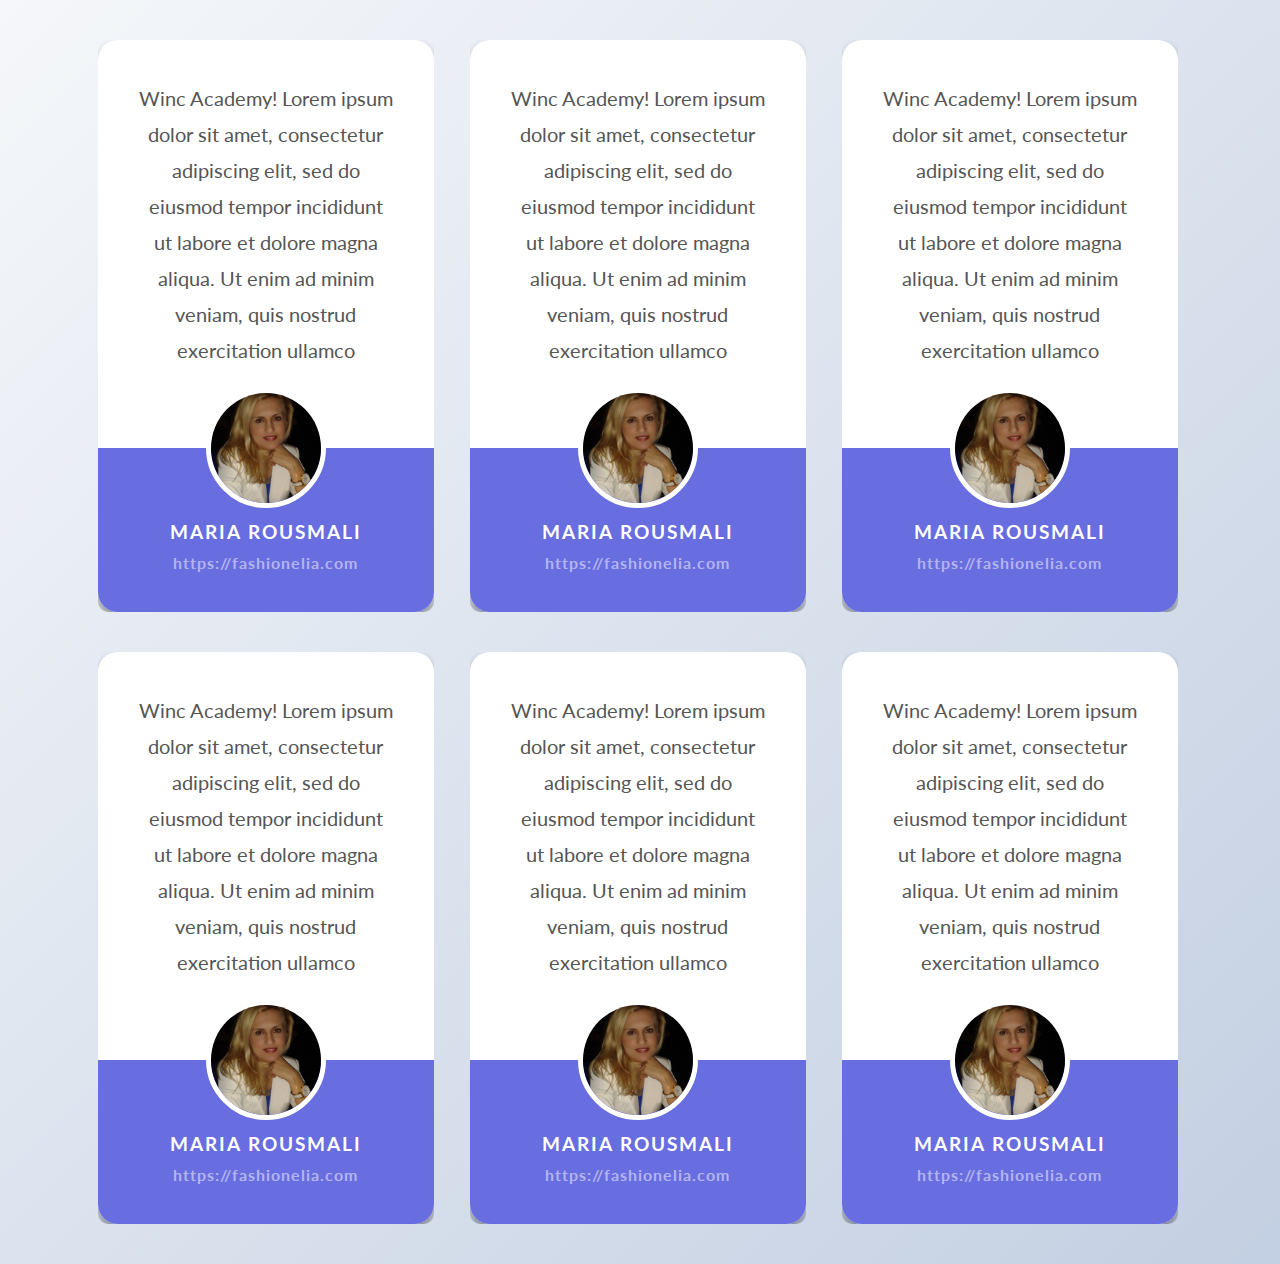
<file: portofolio-grid/index.html>
<!DOCTYPE html>
<html lang="en">
<head>
  <meta charset="UTF-8">
  <meta name="viewport" content="width=device-width, initial-scale=1.0">
  <meta http-equiv="X-UA-Compatible" content="ie=edge">
  <title>Document</title>
  <link rel="stylesheet" href="styles.css">
	<link rel="stylesheet" href="testimonialstyles.css" />
</head>
<body>
<div class="portfolio-container">

	<div class="portfolio-item">
		<div class="testimonial-container">
			<div class="testimonial">
				<div class="testimonial-body">
					<p>
						Winc Academy! Lorem ipsum dolor sit amet, consectetur adipiscing
						elit, sed do eiusmod tempor incididunt ut labore et dolore magna
						aliqua. Ut enim ad minim veniam, quis nostrud exercitation ullamco
					</p>
					<i class="fas fa-quote-right"></i>
				</div>
				<div class="testimonial-footer">
					<img
							src="profile.png"
							alt="user"
					/>
					<h3>Maria Rousmali</h3>
					<h4>https://fashionelia.com</h4>
				</div>
			</div>
			<div class="portfolio-content">
				<a href="https://fashionelia.com" target="_blank">Read More</a>
			</div>
		</div>

		<div class="portfolio-content">
			<a href="https://fashionelia.com" target="_blank">Read More</a>
		</div>
	</div>
	<div class="portfolio-item">
		<div class="testimonial-container">
			<div class="testimonial">
				<div class="testimonial-body">
					<p>
						Winc Academy! Lorem ipsum dolor sit amet, consectetur adipiscing
						elit, sed do eiusmod tempor incididunt ut labore et dolore magna
						aliqua. Ut enim ad minim veniam, quis nostrud exercitation ullamco
					</p>
					<i class="fas fa-quote-right"></i>
				</div>
				<div class="testimonial-footer">
					<img
							src="profile.png"
							alt="user"
					/>
					<h3>Maria Rousmali</h3>
					<h4>https://fashionelia.com</h4>
				</div>
			</div>
			<div class="portfolio-content">
				<a href="https://fashionelia.com" target="_blank">Read More</a>
			</div>
		</div>

		<div class="portfolio-content">
			<a href="https://fashionelia.com" target="_blank">Read More</a>
		</div>
	</div>
	<div class="portfolio-item">
		<div class="testimonial-container">
			<div class="testimonial">
				<div class="testimonial-body">
					<p>
						Winc Academy! Lorem ipsum dolor sit amet, consectetur adipiscing
						elit, sed do eiusmod tempor incididunt ut labore et dolore magna
						aliqua. Ut enim ad minim veniam, quis nostrud exercitation ullamco
					</p>
					<i class="fas fa-quote-right"></i>
				</div>
				<div class="testimonial-footer">
					<img
							src="profile.png"
							alt="user"
					/>
					<h3>Maria Rousmali</h3>
					<h4>https://fashionelia.com</h4>
				</div>
			</div>
			<div class="portfolio-content">
				<a href="https://fashionelia.com" target="_blank">Read More</a>
			</div>
		</div>

		<div class="portfolio-content">
			<a href="https://fashionelia.com" target="_blank">Read More</a>
		</div>
	</div>
	<div class="portfolio-item">
		<div class="testimonial-container">
			<div class="testimonial">
				<div class="testimonial-body">
					<p>
						Winc Academy! Lorem ipsum dolor sit amet, consectetur adipiscing
						elit, sed do eiusmod tempor incididunt ut labore et dolore magna
						aliqua. Ut enim ad minim veniam, quis nostrud exercitation ullamco
					</p>
					<i class="fas fa-quote-right"></i>
				</div>
				<div class="testimonial-footer">
					<img
							src="profile.png"
							alt="user"
					/>
					<h3>Maria Rousmali</h3>
					<h4>https://fashionelia.com</h4>
				</div>
			</div>
			<div class="portfolio-content">
				<a href="https://fashionelia.com" target="_blank">Read More</a>
			</div>
		</div>

		<div class="portfolio-content">
			<a href="https://fashionelia.com" target="_blank">Read More</a>
		</div>
	</div>
	<div class="portfolio-item">
		<div class="testimonial-container">
			<div class="testimonial">
				<div class="testimonial-body">
					<p>
						Winc Academy! Lorem ipsum dolor sit amet, consectetur adipiscing
						elit, sed do eiusmod tempor incididunt ut labore et dolore magna
						aliqua. Ut enim ad minim veniam, quis nostrud exercitation ullamco
					</p>
					<i class="fas fa-quote-right"></i>
				</div>
				<div class="testimonial-footer">
					<img
							src="profile.png"
							alt="user"
					/>
					<h3>Maria Rousmali</h3>
					<h4>https://fashionelia.com</h4>
				</div>
			</div>
			<div class="portfolio-content">
				<a href="https://fashionelia.com" target="_blank">Read More</a>
			</div>
		</div>

		<div class="portfolio-content">
			<a href="https://fashionelia.com" target="_blank">Read More</a>
		</div>
	</div>
	<div class="portfolio-item">
		<div class="testimonial-container">
			<div class="testimonial">
				<div class="testimonial-body">
					<p>
						Winc Academy! Lorem ipsum dolor sit amet, consectetur adipiscing
						elit, sed do eiusmod tempor incididunt ut labore et dolore magna
						aliqua. Ut enim ad minim veniam, quis nostrud exercitation ullamco
					</p>
					<i class="fas fa-quote-right"></i>
				</div>
				<div class="testimonial-footer">
					<img
							src="profile.png"
							alt="user"
					/>
					<h3>Maria Rousmali</h3>
					<h4>https://fashionelia.com</h4>
				</div>
			</div>
			<div class="portfolio-content">
				<a href="https://fashionelia.com" target="_blank">Read More</a>
			</div>
		</div>

		<div class="portfolio-content">
			<a href="https://fashionelia.com" target="_blank">Read More</a>
		</div>
	</div>
</div>
  
</body>
</html>
</file>
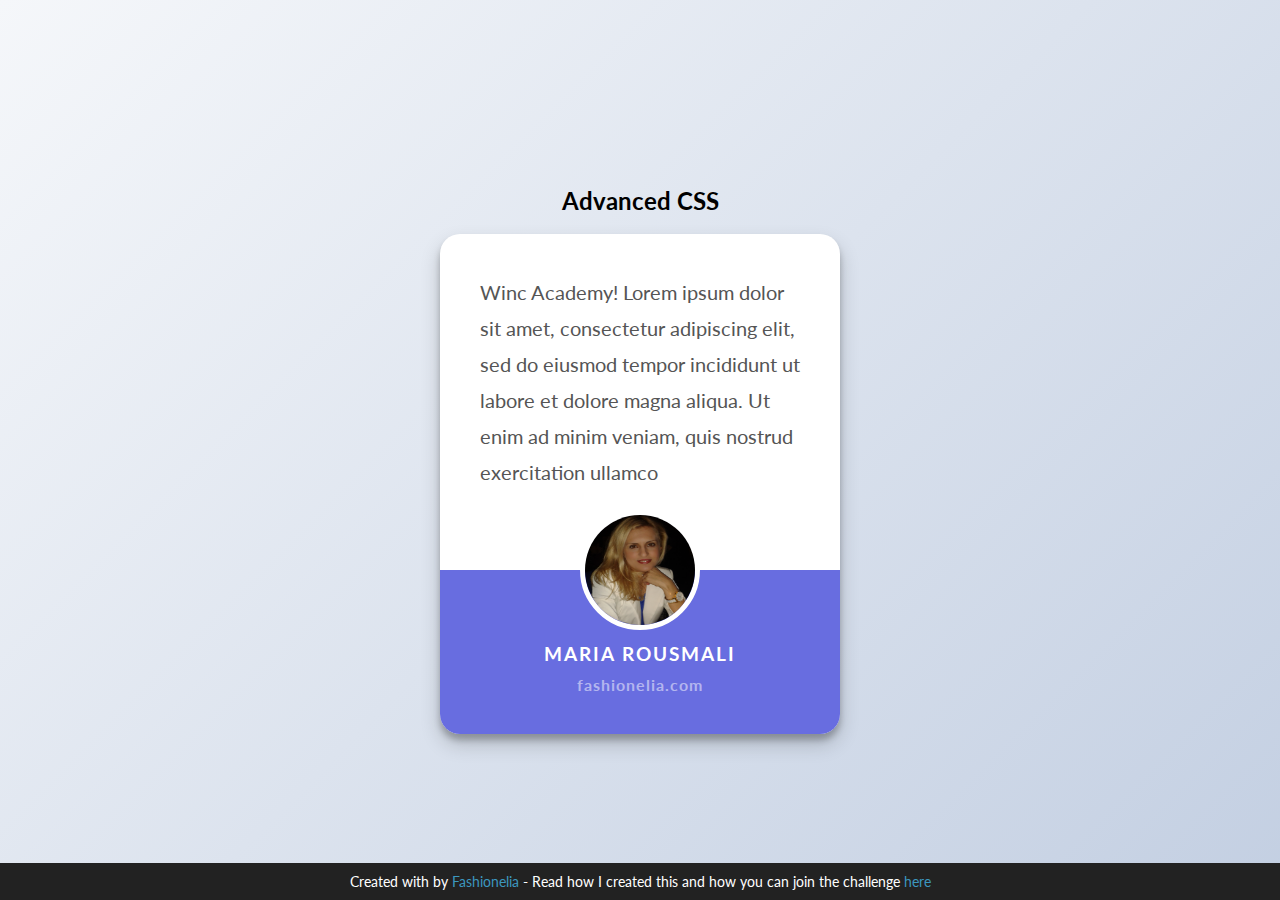
<file: testimonial/index.html>
<!DOCTYPE html>
<html lang="en">
  <head>
    <meta charset="UTF-8" />
    <meta name="viewport" content="width=device-width, initial-scale=1.0" />
    <meta http-equiv="X-UA-Compatible" content="ie=edge" />
    <title>Document</title>
    <link rel="stylesheet" href="styles.css" />
    <!-- HTML GOES HERE  -->
    <h2>Advanced CSS</h2>
    <div class="testimonial-container">
      <div class="testimonial">
        <div class="testimonial-body">
          <p>
            Winc Academy! Lorem ipsum dolor sit amet, consectetur adipiscing
            elit, sed do eiusmod tempor incididunt ut labore et dolore magna
            aliqua. Ut enim ad minim veniam, quis nostrud exercitation ullamco
          </p>
          <i class="fas fa-quote-right"></i>
        </div>
        <div class="testimonial-footer">
          <img
            src="profile.png"
            alt="user"
          />
          <h3>Maria Rousmali</h3>
          <h4>fashionelia.com</h4>
        </div>
	  </div>

    </div>

    <footer>
      <p>
        Created with <i class="fa fa-heart"></i> by
        <a target="_blank" href="https://fashionelia">Fashionelia</a>
        - Read how I created this and how you can join the challenge
        <a
          target="_blank"
          href="https://www.fashionelia.com"
          >here</a
        >
      </p>
    </footer>
  </head>
  <body></body>
</html>
</file>
<file: portofolio-grid/styles.css>
@import url('https://fonts.googleapis.com/css?family=Roboto');

* {
	box-sizing: border-box;
}

body {
	background-image: linear-gradient(135deg, #f5f7fa 0%, #c3cfe2 100%);

	display: flex;
	align-items: center;
	justify-content: center;
	flex-direction: column;

	min-height: 100vh;
	font-family: 'Roboto', sans-serif;
	margin: 0 0 50px;
	text-align: center;
}

p {
	line-height: 24px;
	margin: 0;
}

.portfolio-container {
	display: flex;
	flex-wrap: wrap;
	max-width: 1120px;
	margin: 20px;
}

.portfolio-item {
	border-radius: 10px;
	margin: 20px 1.6%;
	overflow: hidden;
	position: relative;
	width: 30%;
}

.portfolio-item img {
	object-fit: cover;
	transition: transform 200ms ease-in;
	height: 100%;
	width: 100%;
}

.portfolio-item:hover img {
	transform: scale(1.1);
}

.portfolio-content {
	background-color: #293347;
	display: flex;
	justify-content: center;
	align-items: center;
	flex-direction: column;
	color: #fff;
	position: absolute;
	top: 0;
	left: 0;
	opacity: 0;
	transition: opacity 200ms ease-in-out;
	width: 100%;
	height: 100%;
}

.portfolio-item:hover .portfolio-content {
	opacity: 1;
}

.portfolio-content p {
	color: #fff;
	font-size: 20px;
	padding: 0 40px;
}

.portfolio-content a {
	background-color: #fff;
	border-radius: 3px;
	color: #000;
	margin-top: 20px;
	padding: 7px 15px;
	text-decoration: none;
}

@media (max-width: 960px) {
	.portfolio-item {
		width: 48%;
		margin: 15px 1%;
	}
}

@media (max-width: 768px) {
	.portfolio-item {
		width: 100%;
		margin: 15px 0;
	}
}

footer {
    background-color: #222;
    color: #fff;
    font-size: 14px;
    bottom: 0;
    position: fixed;
    left: 0;
    right: 0;
    text-align: center;
    z-index: 999;
}

footer p {
    margin: 10px 0;
}

footer i {
    color: red;
}

footer a {
    color: #3c97bf;
    text-decoration: none;
}
</file>
<file: portofolio-grid/testimonialstyles.css>
@import url('https://fonts.googleapis.com/css?family=Lato');

* {
	box-sizing: border-box;
}

body {
	background-image: linear-gradient(135deg, #f5f7fa 0%, #c3cfe2 100%);

	display: flex;
	align-items: center;
	justify-content: center;
	flex-direction: column;

	min-height: 100vh;
	font-family: 'Lato', sans-serif;
	margin: 0;
}
.testimonial-container {
	display: flex;
	max-width: 1500px;
}

.testimonial {
	background-color: #fff;
	border-radius: 20px;
  	box-shadow: 0 10px 20px rgba(0,0,0,0.19), 0 6px 6px rgba(0,0,0,0.23);
	overflow: hidden;
	max-width: 100%;
	width: 400px;
}

.testimonial-body {
	padding: 40px 40px 80px;
}

.testimonial-body p {
	color: #555;
	font-size: 20px;
	line-height: 36px;
	margin: 0;
}

.testimonial-body .fa-quote-right {
	color: #eee;
	font-size: 40px;
	float: right;
}

.testimonial-footer {
	background-color: #686de0;
	color: #fff;
	padding: 40px;
	text-align: center;
}

.testimonial-footer img {
	border-radius: 50%;
	border: 5px solid #fff;
	height: 120px;
	width: 120px;
	margin-top: -100px;

}

.testimonial-footer h3 {
	margin: 10px 0;
	letter-spacing: 2px;
	text-transform: uppercase;
}

.testimonial-footer h4 {
	color: #b3b5ef;
	margin: 0;
	letter-spacing: 1px;
}

footer {
    background-color: #222;
    color: #fff;
    font-size: 14px;
    bottom: 0;
    position: fixed;
    left: 0;
    right: 0;
    text-align: center;
    z-index: 999;
}

footer p {
    margin: 10px 0;
}

footer i {
    color: red;
}

footer a {
    color: #3c97bf;
    text-decoration: none;
}
</file>
<file: testimonial/styles.css>
@import url('https://fonts.googleapis.com/css?family=Lato');

* {
	box-sizing: border-box;
}

body {
	background-image: linear-gradient(135deg, #f5f7fa 0%, #c3cfe2 100%);
	
	display: flex;
	align-items: center;
	justify-content: center;
	flex-direction: column;

	min-height: 100vh;
	font-family: 'Lato', sans-serif;
	margin: 0;
}
.testimonial-container {
	display: flex; 
	max-width: 1500px;
}

.testimonial {
	background-color: #fff;
	border-radius: 20px;
  	box-shadow: 0 10px 20px rgba(0,0,0,0.19), 0 6px 6px rgba(0,0,0,0.23);
	overflow: hidden;
	max-width: 100%;
	width: 400px;
}

.testimonial-body {
	padding: 40px 40px 80px;
}

.testimonial-body p {
	color: #555;
	font-size: 20px;
	line-height: 36px;
	margin: 0;
}

.testimonial-body .fa-quote-right {
	color: #eee;
	font-size: 40px;
	float: right;
}

.testimonial-footer {
	background-color: #686de0;
	color: #fff;
	padding: 40px;
	text-align: center;
}

.testimonial-footer img {
	border-radius: 50%;
	border: 5px solid #fff;
	height: 120px;
	width: 120px;
	margin-top: -100px;
	
}

.testimonial-footer h3 {
	margin: 10px 0;
	letter-spacing: 2px;
	text-transform: uppercase;
}

.testimonial-footer h4 {
	color: #b3b5ef;
	margin: 0;
	letter-spacing: 1px;
}

footer {
    background-color: #222;
    color: #fff;
    font-size: 14px;
    bottom: 0;
    position: fixed;
    left: 0;
    right: 0;
    text-align: center;
    z-index: 999;
}

footer p {
    margin: 10px 0;
}

footer i {
    color: red;
}

footer a {
    color: #3c97bf;
    text-decoration: none;
}
</file>
